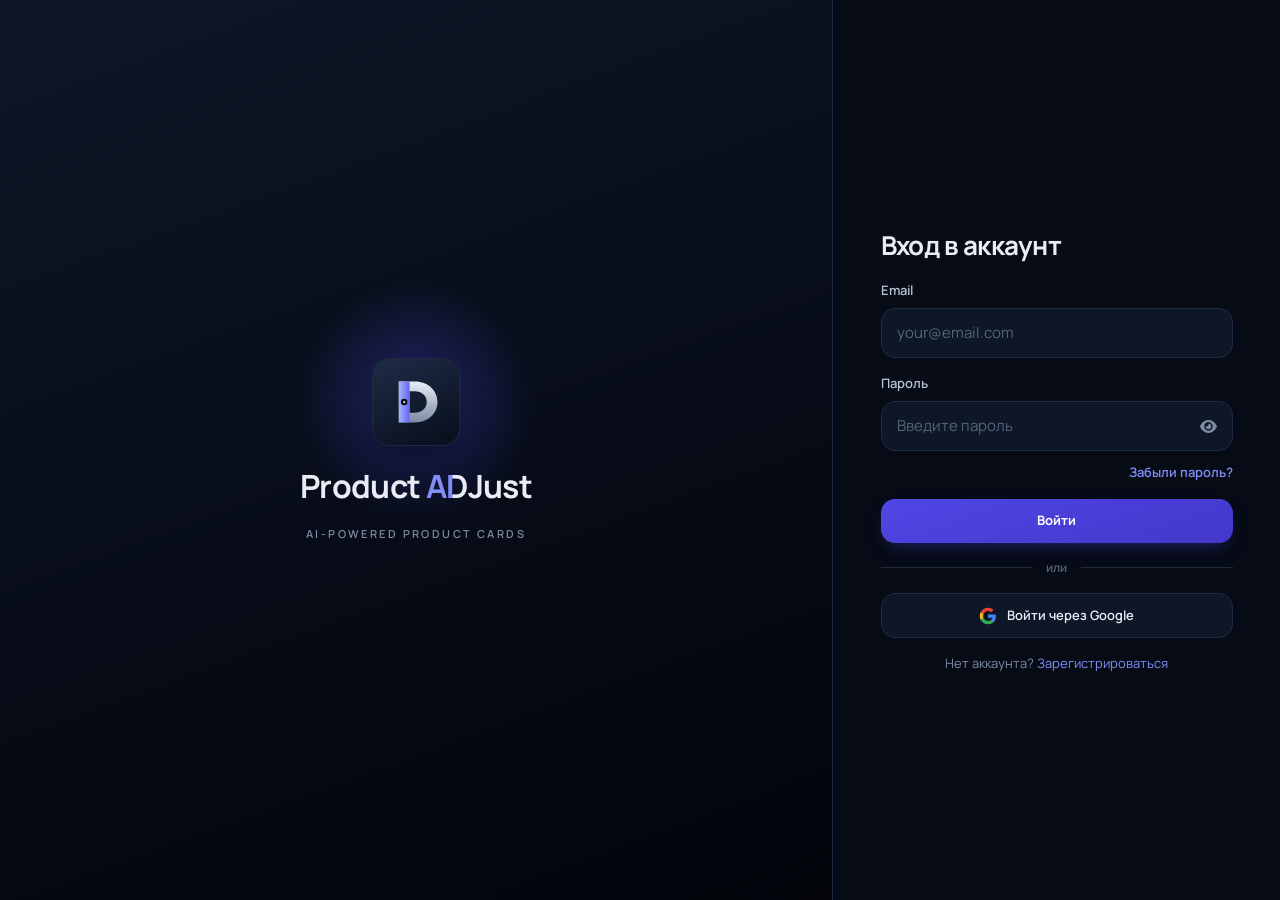
<file: index.html>
<!DOCTYPE html>
<html lang="ru">
<head>
  <meta charset="UTF-8">
  <meta name="viewport" content="width=device-width, initial-scale=1.0, maximum-scale=1.0, user-scalable=no">
  <meta name="theme-color" content="#060B16">
  <meta name="description" content="Product ADJust — вход в аккаунт. ИИ-генерация карточек товаров для продавцов Беларуси.">
  <title>Авторизация — Product ADJust</title>

  <link rel="icon" type="image/svg+xml" href="assets/icon.svg">
  <link rel="preconnect" href="https://fonts.googleapis.com">
  <link rel="preconnect" href="https://fonts.gstatic.com" crossorigin>
  <link href="https://fonts.googleapis.com/css2?family=Manrope:wght@500;600;700&display=swap" rel="stylesheet">
  <link rel="stylesheet" href="https://cdnjs.cloudflare.com/ajax/libs/font-awesome/6.5.2/css/all.min.css">
  <link rel="stylesheet" href="css/normalize.min.css">
  <link rel="stylesheet" href="css/style.min.css">
</head>
<body>

  <main class="auth">

    <!-- Бренд-панель (только планшет/десктоп) -->
    <aside class="auth__aside">
      <div class="auth__logo">
        <div class="auth__logo-icon">
          <svg viewBox="0 0 160 160" role="img" aria-label="Product ADJust">
            <defs>
              <linearGradient id="ab-bg" x1="0.1" y1="0" x2="0.6" y2="1">
                <stop offset="0%" stop-color="#1E2B45"/><stop offset="100%" stop-color="#0A1220"/>
              </linearGradient>
              <linearGradient id="ab-body" x1="0" y1="0" x2="0" y2="1">
                <stop offset="0%" stop-color="#E8EDF5"/><stop offset="100%" stop-color="#7C8AA3"/>
              </linearGradient>
              <linearGradient id="ab-stem" x1="0" y1="0" x2="1" y2="0">
                <stop offset="0%" stop-color="#A5B4FC"/><stop offset="100%" stop-color="#6366F1"/>
              </linearGradient>
            </defs>
            <rect width="160" height="160" rx="32" fill="url(#ab-bg)"/>
            <g transform="translate(30,30)">
              <path d="M18 12 L48 12 C74 12 90 30 90 50 C90 70 74 88 48 88 L18 88 Z M38 30 L48 30 C60 30 70 38 70 50 C70 62 60 70 48 70 L38 70 Z"
                    fill="url(#ab-body)" fill-rule="evenodd"/>
              <rect x="18" y="12" width="20" height="76" fill="url(#ab-stem)"/>
              <circle cx="28" cy="50" r="6" fill="#02040A"/>
              <circle cx="28" cy="50" r="2.5" fill="#A5B4FC"/>
            </g>
          </svg>
        </div>
        <div class="auth__name"><span>Product </span><span class="a">A</span><span class="d">D</span><span>Just</span></div>
        <div class="auth__tagline">AI-powered product cards</div>
      </div>
    </aside>

    <!-- Форма входа -->
    <section class="auth__panel">

      <!-- Логотип для мобильных -->
      <div class="auth__logo">
        <div class="auth__logo-icon">
          <svg viewBox="0 0 160 160" role="img" aria-label="Product ADJust">
            <defs>
              <linearGradient id="am-bg" x1="0.1" y1="0" x2="0.6" y2="1">
                <stop offset="0%" stop-color="#1E2B45"/><stop offset="100%" stop-color="#0A1220"/>
              </linearGradient>
              <linearGradient id="am-body" x1="0" y1="0" x2="0" y2="1">
                <stop offset="0%" stop-color="#E8EDF5"/><stop offset="100%" stop-color="#7C8AA3"/>
              </linearGradient>
              <linearGradient id="am-stem" x1="0" y1="0" x2="1" y2="0">
                <stop offset="0%" stop-color="#A5B4FC"/><stop offset="100%" stop-color="#6366F1"/>
              </linearGradient>
            </defs>
            <rect width="160" height="160" rx="32" fill="url(#am-bg)"/>
            <g transform="translate(30,30)">
              <path d="M18 12 L48 12 C74 12 90 30 90 50 C90 70 74 88 48 88 L18 88 Z M38 30 L48 30 C60 30 70 38 70 50 C70 62 60 70 48 70 L38 70 Z"
                    fill="url(#am-body)" fill-rule="evenodd"/>
              <rect x="18" y="12" width="20" height="76" fill="url(#am-stem)"/>
              <circle cx="28" cy="50" r="6" fill="#02040A"/>
              <circle cx="28" cy="50" r="2.5" fill="#A5B4FC"/>
            </g>
          </svg>
        </div>
        <div class="auth__name"><span>Product </span><span class="a">A</span><span class="d">D</span><span>Just</span></div>
        <div class="auth__tagline">AI-powered product cards</div>
      </div>

      <form class="auth__form" data-auth-form novalidate>
        <h1 class="hero__title">Вход в аккаунт</h1>

        <div class="field">
          <label class="field__label" for="email">Email</label>
          <input class="input" id="email" name="email" type="email" inputmode="email"
                 autocomplete="email" placeholder="your@email.com" required>
        </div>

        <div class="field">
          <label class="field__label" for="password">Пароль</label>
          <div class="input-wrap">
            <input class="input" id="password" name="password" type="password"
                   autocomplete="current-password" placeholder="Введите пароль" required>
            <button class="input-wrap__btn" type="button" data-toggle-password="password"
                    aria-label="Показать пароль" aria-pressed="false">
              <i class="fa-solid fa-eye" data-eye-on aria-hidden="true"></i>
              <i class="fa-solid fa-eye-slash" data-eye-off hidden aria-hidden="true"></i>
            </button>
          </div>
        </div>

        <a class="auth__forgot" href="#">Забыли пароль?</a>

        <a class="btn btn--primary btn--block" href="home.html">Войти</a>

        <div class="auth__divider">или</div>

        <button class="auth__alt" type="button">
          <svg viewBox="0 0 24 24" aria-hidden="true" style="width:1.125rem;height:1.125rem;">
            <path d="M22.56 12.25c0-.78-.07-1.53-.2-2.25H12v4.26h5.92a5.06 5.06 0 0 1-2.2 3.32v2.77h3.57c2.08-1.92 3.28-4.74 3.28-8.1z" fill="#4285F4"/>
            <path d="M12 23c2.97 0 5.46-.98 7.28-2.66l-3.57-2.77c-.98.66-2.23 1.06-3.71 1.06-2.86 0-5.29-1.93-6.16-4.53H2.18v2.84C3.99 20.53 7.7 23 12 23z" fill="#34A853"/>
            <path d="M5.84 14.09c-.22-.66-.35-1.36-.35-2.09s.13-1.43.35-2.09V7.07H2.18C1.43 8.55 1 10.22 1 12s.43 3.45 1.18 4.93l2.85-2.22.81-.62z" fill="#FBBC05"/>
            <path d="M12 5.38c1.62 0 3.06.56 4.21 1.64l3.15-3.15C17.45 2.09 14.97 1 12 1 7.7 1 3.99 3.47 2.18 7.07l3.66 2.84c.87-2.6 3.3-4.53 6.16-4.53z" fill="#EA4335"/>
          </svg>
          Войти через Google
        </button>

        <p class="auth__footer">Нет аккаунта? <a href="#">Зарегистрироваться</a></p>
      </form>

    </section>

  </main>

  <script src="js/app.min.js" defer></script>
</body>
</html>
</file>
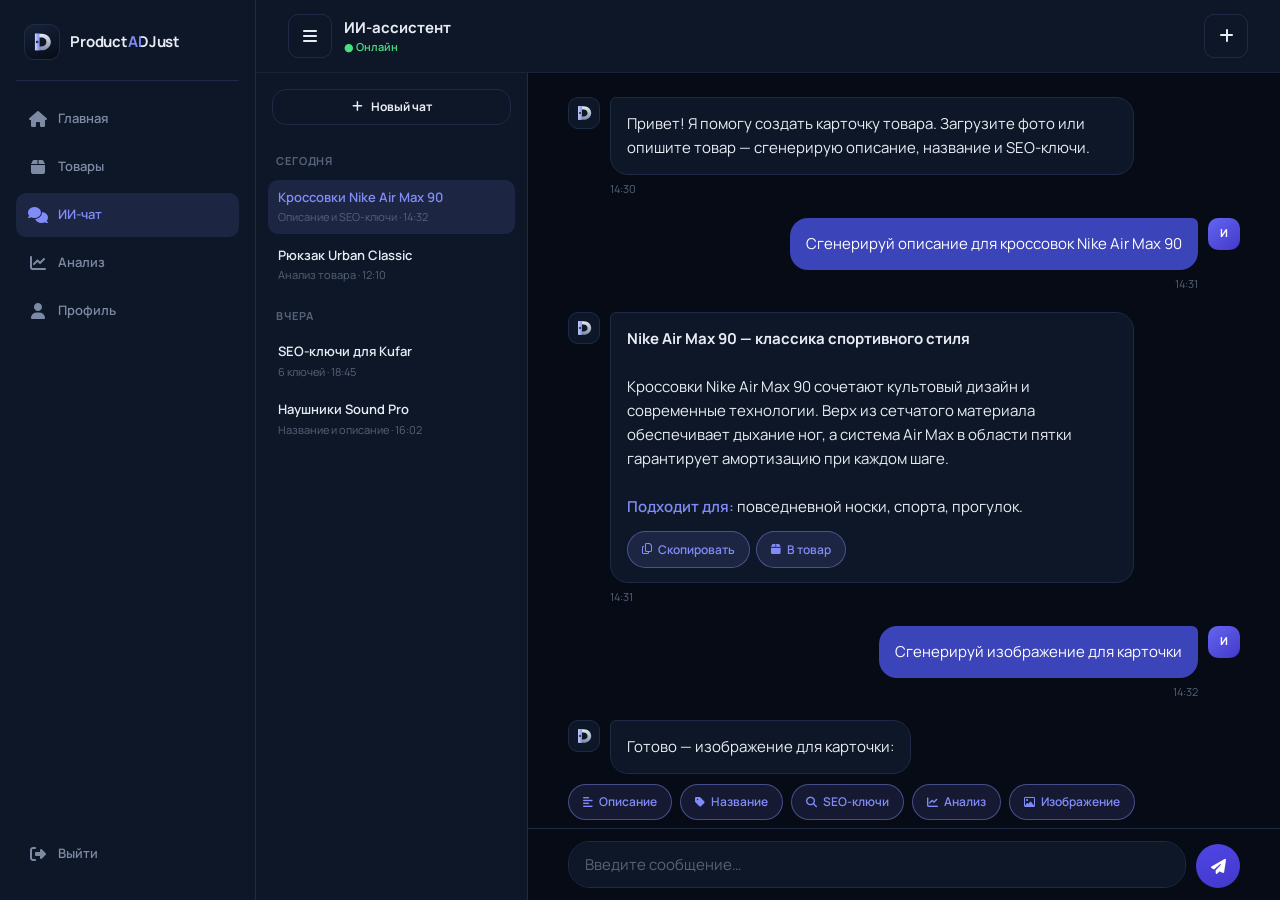
<file: chat.html>
<!DOCTYPE html>
<html lang="ru">
<head>
  <meta charset="UTF-8">
  <meta name="viewport" content="width=device-width, initial-scale=1.0, maximum-scale=1.0, user-scalable=no">
  <meta name="theme-color" content="#060B16">
  <meta name="description" content="Product ADJust — чат с ИИ-ассистентом. Генерация карточек товаров.">
  <title>ИИ-чат — Product ADJust</title>

  <link rel="icon" type="image/svg+xml" href="assets/icon.svg">
  <link rel="preconnect" href="https://fonts.googleapis.com">
  <link rel="preconnect" href="https://fonts.gstatic.com" crossorigin>
  <link href="https://fonts.googleapis.com/css2?family=Manrope:wght@500;600;700&display=swap" rel="stylesheet">
  <link rel="stylesheet" href="https://cdnjs.cloudflare.com/ajax/libs/font-awesome/6.5.2/css/all.min.css">
  <link rel="stylesheet" href="css/normalize.min.css">
  <link rel="stylesheet" href="css/style.min.css">
</head>
<body>

  <div class="app">

    <!-- Боковая навигация (планшет/десктоп) -->
    <aside class="sidebar">
      <div class="sidebar__brand">
        <span class="brand__icon">
          <svg viewBox="0 0 100 100" aria-hidden="true">
            <defs>
              <linearGradient id="gi-c-body" x1="0" y1="0" x2="0" y2="1">
                <stop offset="0%" stop-color="#E8EDF5"/><stop offset="100%" stop-color="#7C8AA3"/>
              </linearGradient>
              <linearGradient id="gi-c-stem" x1="0" y1="0" x2="1" y2="0">
                <stop offset="0%" stop-color="#C7D2FE"/><stop offset="100%" stop-color="#818CF8"/>
              </linearGradient>
            </defs>
            <path d="M18 12 L48 12 C74 12 90 30 90 50 C90 70 74 88 48 88 L18 88 Z M38 30 L48 30 C60 30 70 38 70 50 C70 62 60 70 48 70 L38 70 Z"
                  fill="url(#gi-c-body)" fill-rule="evenodd"/>
            <rect x="18" y="12" width="20" height="76" fill="url(#gi-c-stem)"/>
            <circle cx="28" cy="50" r="6" fill="#060B16"/>
            <circle cx="28" cy="50" r="2.5" fill="#C7D2FE"/>
          </svg>
        </span>
        <span class="brand__text"><span>Product </span><span class="a">A</span><span class="d">D</span><span>Just</span></span>
      </div>

      <nav class="sidebar__nav" aria-label="Основная навигация">
        <a class="sidebar__link" href="home.html">
          <i class="fa-solid fa-house" aria-hidden="true"></i>
          Главная
        </a>
        <a class="sidebar__link" href="product.html">
          <i class="fa-solid fa-box" aria-hidden="true"></i>
          Товары
        </a>
        <a class="sidebar__link" href="chat.html" aria-current="page">
          <i class="fa-solid fa-comments" aria-hidden="true"></i>
          ИИ-чат
        </a>
        <a class="sidebar__link" href="#">
          <i class="fa-solid fa-chart-line" aria-hidden="true"></i>
          Анализ
        </a>
        <a class="sidebar__link" href="#">
          <i class="fa-solid fa-user" aria-hidden="true"></i>
          Профиль
        </a>
      </nav>

      <div class="sidebar__spacer"></div>

      <a class="sidebar__link" href="index.html">
        <i class="fa-solid fa-right-from-bracket" aria-hidden="true"></i>
        Выйти
      </a>
    </aside>

    <div class="app__col">

      <header class="appbar">
        <button class="icon-btn only-desktop" type="button" data-nav-toggle
                aria-label="Скрыть меню" aria-expanded="true">
          <i class="fa-solid fa-bars" aria-hidden="true"></i>
        </button>

        <!-- Мобильные: назад + история чатов -->
        <a class="icon-btn only-mobile" href="home.html" aria-label="Назад">
          <i class="fa-solid fa-arrow-left" aria-hidden="true"></i>
        </a>
        <button class="icon-btn only-mobile" type="button" data-history-toggle aria-label="История чатов">
          <i class="fa-solid fa-clock-rotate-left" aria-hidden="true"></i>
        </button>

        <div class="appbar__title">
          <div>ИИ-ассистент</div>
          <div class="chat__online">● Онлайн</div>
        </div>

        <button class="icon-btn" type="button" aria-label="Новый чат">
          <i class="fa-solid fa-plus" aria-hidden="true"></i>
        </button>
      </header>

      <!-- История чатов: панель (десктоп) / drawer (мобайл) -->
      <div class="chat-layout">

        <aside class="chat-history" aria-label="История чатов">
          <div class="chat-history__top">
            <button class="btn btn--soft btn--block btn--sm" type="button">
              <i class="fa-solid fa-plus" aria-hidden="true"></i>
              Новый чат
            </button>
          </div>
          <nav class="chat-history__list" aria-label="Диалоги">
            <div class="chat-history__group">Сегодня</div>
            <a class="chat-history__item is-active" href="#" aria-current="true">
              <span class="chat-history__title">Кроссовки Nike Air Max 90</span>
              <span class="chat-history__meta">Описание и SEO-ключи · 14:32</span>
            </a>
            <a class="chat-history__item" href="#">
              <span class="chat-history__title">Рюкзак Urban Classic</span>
              <span class="chat-history__meta">Анализ товара · 12:10</span>
            </a>

            <div class="chat-history__group">Вчера</div>
            <a class="chat-history__item" href="#">
              <span class="chat-history__title">SEO-ключи для Kufar</span>
              <span class="chat-history__meta">6 ключей · 18:45</span>
            </a>
            <a class="chat-history__item" href="#">
              <span class="chat-history__title">Наушники Sound Pro</span>
              <span class="chat-history__meta">Название и описание · 16:02</span>
            </a>
          </nav>
        </aside>

        <div class="chat-main">

          <main class="chat__body" data-chat-scroll>
            <section class="chat__thread" data-chat-body aria-label="История сообщений" aria-live="polite">

              <div class="msg msg--ai">
                <div class="msg__avatar">
                  <svg viewBox="0 0 100 100" aria-hidden="true">
                    <defs>
                      <linearGradient id="gm-1-body" x1="0" y1="0" x2="0" y2="1">
                        <stop offset="0%" stop-color="#E8EDF5"/><stop offset="100%" stop-color="#7C8AA3"/>
                      </linearGradient>
                      <linearGradient id="gm-1-stem" x1="0" y1="0" x2="1" y2="0">
                        <stop offset="0%" stop-color="#C7D2FE"/><stop offset="100%" stop-color="#818CF8"/>
                      </linearGradient>
                    </defs>
                    <path d="M18 12 L48 12 C74 12 90 30 90 50 C90 70 74 88 48 88 L18 88 Z M38 30 L48 30 C60 30 70 38 70 50 C70 62 60 70 48 70 L38 70 Z"
                          fill="url(#gm-1-body)" fill-rule="evenodd"/>
                    <rect x="18" y="12" width="20" height="76" fill="url(#gm-1-stem)"/>
                    <circle cx="28" cy="50" r="6" fill="#060B16"/>
                    <circle cx="28" cy="50" r="2.5" fill="#C7D2FE"/>
                  </svg>
                </div>
                <div class="msg__content">
                  <div class="msg__bubble">Привет! Я помогу создать карточку товара. Загрузите фото или опишите товар — сгенерирую описание, название и SEO-ключи.</div>
                  <div class="msg__time">14:30</div>
                </div>
              </div>

              <div class="msg msg--user">
                <div class="msg__avatar">И</div>
                <div class="msg__content">
                  <div class="msg__bubble">Сгенерируй описание для кроссовок Nike Air Max 90</div>
                  <div class="msg__time">14:31</div>
                </div>
              </div>

              <div class="msg msg--ai">
                <div class="msg__avatar">
                  <svg viewBox="0 0 100 100" aria-hidden="true">
                    <defs>
                      <linearGradient id="gm-2-body" x1="0" y1="0" x2="0" y2="1">
                        <stop offset="0%" stop-color="#E8EDF5"/><stop offset="100%" stop-color="#7C8AA3"/>
                      </linearGradient>
                      <linearGradient id="gm-2-stem" x1="0" y1="0" x2="1" y2="0">
                        <stop offset="0%" stop-color="#C7D2FE"/><stop offset="100%" stop-color="#818CF8"/>
                      </linearGradient>
                    </defs>
                    <path d="M18 12 L48 12 C74 12 90 30 90 50 C90 70 74 88 48 88 L18 88 Z M38 30 L48 30 C60 30 70 38 70 50 C70 62 60 70 48 70 L38 70 Z"
                          fill="url(#gm-2-body)" fill-rule="evenodd"/>
                    <rect x="18" y="12" width="20" height="76" fill="url(#gm-2-stem)"/>
                    <circle cx="28" cy="50" r="6" fill="#060B16"/>
                    <circle cx="28" cy="50" r="2.5" fill="#C7D2FE"/>
                  </svg>
                </div>
                <div class="msg__content">
                  <div class="msg__bubble">
                    <strong>Nike Air Max 90 — классика спортивного стиля</strong><br><br>
                    Кроссовки Nike Air Max 90 сочетают культовый дизайн и современные технологии. Верх из сетчатого материала обеспечивает дыхание ног, а система Air Max в области пятки гарантирует амортизацию при каждом шаге.<br><br>
                    <span class="text-accent" style="font-weight:600;">Подходит для:</span> повседневной носки, спорта, прогулок.
                    <div class="msg__quick">
                      <button class="chip" type="button"><i class="fa-regular fa-copy" aria-hidden="true"></i> Скопировать</button>
                      <button class="chip" type="button"><i class="fa-solid fa-box" aria-hidden="true"></i> В товар</button>
                    </div>
                  </div>
                  <div class="msg__time">14:31</div>
                </div>
              </div>

              <div class="msg msg--user">
                <div class="msg__avatar">И</div>
                <div class="msg__content">
                  <div class="msg__bubble">Сгенерируй изображение для карточки</div>
                  <div class="msg__time">14:32</div>
                </div>
              </div>

              <div class="msg msg--ai">
                <div class="msg__avatar">
                  <svg viewBox="0 0 100 100" aria-hidden="true">
                    <defs>
                      <linearGradient id="gm-3-body" x1="0" y1="0" x2="0" y2="1">
                        <stop offset="0%" stop-color="#E8EDF5"/><stop offset="100%" stop-color="#7C8AA3"/>
                      </linearGradient>
                      <linearGradient id="gm-3-stem" x1="0" y1="0" x2="1" y2="0">
                        <stop offset="0%" stop-color="#C7D2FE"/><stop offset="100%" stop-color="#818CF8"/>
                      </linearGradient>
                    </defs>
                    <path d="M18 12 L48 12 C74 12 90 30 90 50 C90 70 74 88 48 88 L18 88 Z M38 30 L48 30 C60 30 70 38 70 50 C70 62 60 70 48 70 L38 70 Z"
                          fill="url(#gm-3-body)" fill-rule="evenodd"/>
                    <rect x="18" y="12" width="20" height="76" fill="url(#gm-3-stem)"/>
                    <circle cx="28" cy="50" r="6" fill="#060B16"/>
                    <circle cx="28" cy="50" r="2.5" fill="#C7D2FE"/>
                  </svg>
                </div>
                <div class="msg__content">
                  <div class="msg__bubble">Готово — изображение для карточки:</div>
                  <div class="msg__image">
                    <div class="media-placeholder"><i class="fa-regular fa-image" aria-hidden="true"></i></div>
                  </div>
                  <div class="msg__time">14:32</div>
                </div>
              </div>

              <div class="msg msg--user">
                <div class="msg__avatar">И</div>
                <div class="msg__content">
                  <div class="msg__bubble">Добавь SEO-ключи для Kufar</div>
                  <div class="msg__time">14:33</div>
                </div>
              </div>

              <div class="msg msg--ai">
                <div class="msg__avatar">
                  <svg viewBox="0 0 100 100" aria-hidden="true">
                    <defs>
                      <linearGradient id="gm-4-body" x1="0" y1="0" x2="0" y2="1">
                        <stop offset="0%" stop-color="#E8EDF5"/><stop offset="100%" stop-color="#7C8AA3"/>
                      </linearGradient>
                      <linearGradient id="gm-4-stem" x1="0" y1="0" x2="1" y2="0">
                        <stop offset="0%" stop-color="#C7D2FE"/><stop offset="100%" stop-color="#818CF8"/>
                      </linearGradient>
                    </defs>
                    <path d="M18 12 L48 12 C74 12 90 30 90 50 C90 70 74 88 48 88 L18 88 Z M38 30 L48 30 C60 30 70 38 70 50 C70 62 60 70 48 70 L38 70 Z"
                          fill="url(#gm-4-body)" fill-rule="evenodd"/>
                    <rect x="18" y="12" width="20" height="76" fill="url(#gm-4-stem)"/>
                    <circle cx="28" cy="50" r="6" fill="#060B16"/>
                    <circle cx="28" cy="50" r="2.5" fill="#C7D2FE"/>
                  </svg>
                </div>
                <div class="msg__content">
                  <div class="msg__bubble">
                    <strong>SEO-ключи для Kufar:</strong><br><br>
                    nike air max 90, кроссовки nike air max, nike air max 90 купить, кроссовки для бега nike, спортивная обувь nike, air max 90 классика
                    <div class="msg__quick">
                      <button class="chip" type="button"><i class="fa-regular fa-copy" aria-hidden="true"></i> Скопировать</button>
                      <button class="chip" type="button"><i class="fa-solid fa-box" aria-hidden="true"></i> В товар</button>
                    </div>
                  </div>
                  <div class="msg__time">14:33</div>
                </div>
              </div>

            </section>
          </main>

          <!-- Чипы-подсказки -->
          <div class="chat__prompts" aria-label="Быстрые подсказки">
            <button class="chip" type="button" data-prompt="Сгенерируй описание товара"><i class="fa-solid fa-align-left" aria-hidden="true"></i> Описание</button>
            <button class="chip" type="button" data-prompt="Сгенерируй название товара"><i class="fa-solid fa-tag" aria-hidden="true"></i> Название</button>
            <button class="chip" type="button" data-prompt="Добавь SEO-ключи для Kufar"><i class="fa-solid fa-magnifying-glass" aria-hidden="true"></i> SEO-ключи</button>
            <button class="chip" type="button" data-prompt="Сделай анализ актуальности товара"><i class="fa-solid fa-chart-line" aria-hidden="true"></i> Анализ</button>
            <button class="chip" type="button" data-prompt="Сгенерируй изображение для карточки"><i class="fa-regular fa-image" aria-hidden="true"></i> Изображение</button>
          </div>

          <!-- Поле ввода -->
          <form class="chat__composer" data-chat-form>
            <label class="sr-only" for="chatMessage">Сообщение</label>
            <textarea class="chat__field" id="chatMessage" data-chat-field rows="1"
                      placeholder="Введите сообщение…"></textarea>
            <button class="chat__send" type="submit" aria-label="Отправить">
              <i class="fa-solid fa-paper-plane" aria-hidden="true"></i>
            </button>
          </form>

        </div>
      </div>

      <!-- Затемнение drawer -->
      <div class="chat-backdrop" data-history-backdrop aria-hidden="true"></div>

      <!-- Нижняя навигация (мобильные) -->
      <footer class="tabbar" aria-label="Основная навигация">
        <a class="tab" href="home.html">
          <i class="fa-solid fa-house" aria-hidden="true"></i>
          <span>Главная</span>
        </a>
        <a class="tab" href="product.html">
          <i class="fa-solid fa-box" aria-hidden="true"></i>
          <span>Товары</span>
        </a>
        <a class="tab" href="chat.html" aria-current="page">
          <i class="fa-solid fa-comments" aria-hidden="true"></i>
          <span>ИИ-чат</span>
        </a>
        <a class="tab" href="#">
          <i class="fa-solid fa-user" aria-hidden="true"></i>
          <span>Профиль</span>
        </a>
      </footer>

    </div>
  </div>

  <script src="js/app.min.js" defer></script>
</body>
</html>
</file>
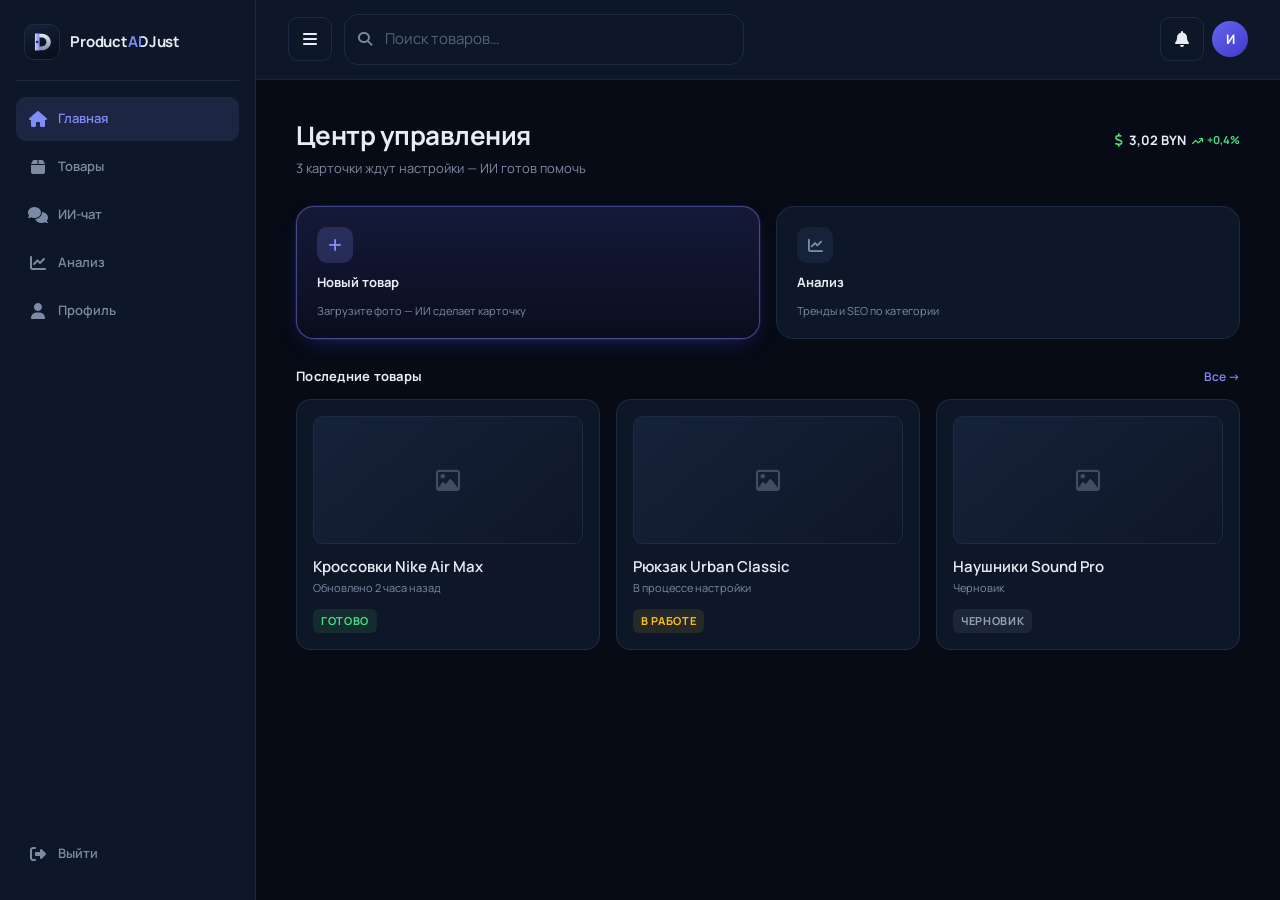
<file: home.html>
<!DOCTYPE html>
<html lang="ru">
<head>
  <meta charset="UTF-8">
  <meta name="viewport" content="width=device-width, initial-scale=1.0, maximum-scale=1.0, user-scalable=no">
  <meta name="theme-color" content="#060B16">
  <meta name="description" content="Product ADJust — центр управления карточками товаров.">
  <title>Главная — Product ADJust</title>

  <link rel="icon" type="image/svg+xml" href="assets/icon.svg">
  <link rel="preconnect" href="https://fonts.googleapis.com">
  <link rel="preconnect" href="https://fonts.gstatic.com" crossorigin>
  <link href="https://fonts.googleapis.com/css2?family=Manrope:wght@500;600;700&display=swap" rel="stylesheet">
  <link rel="stylesheet" href="https://cdnjs.cloudflare.com/ajax/libs/font-awesome/6.5.2/css/all.min.css">
  <link rel="stylesheet" href="css/normalize.min.css">
  <link rel="stylesheet" href="css/style.min.css">
</head>
<body>

  <div class="app">

    <!-- Боковая навигация (планшет/десктоп, скрывается по кнопке) -->
    <aside class="sidebar">
      <div class="sidebar__brand">
        <span class="brand__icon">
          <svg viewBox="0 0 100 100" aria-hidden="true">
            <defs>
              <linearGradient id="gi-s-body" x1="0" y1="0" x2="0" y2="1">
                <stop offset="0%" stop-color="#E8EDF5"/><stop offset="100%" stop-color="#7C8AA3"/>
              </linearGradient>
              <linearGradient id="gi-s-stem" x1="0" y1="0" x2="1" y2="0">
                <stop offset="0%" stop-color="#C7D2FE"/><stop offset="100%" stop-color="#818CF8"/>
              </linearGradient>
            </defs>
            <path d="M18 12 L48 12 C74 12 90 30 90 50 C90 70 74 88 48 88 L18 88 Z M38 30 L48 30 C60 30 70 38 70 50 C70 62 60 70 48 70 L38 70 Z"
                  fill="url(#gi-s-body)" fill-rule="evenodd"/>
            <rect x="18" y="12" width="20" height="76" fill="url(#gi-s-stem)"/>
            <circle cx="28" cy="50" r="6" fill="#060B16"/>
            <circle cx="28" cy="50" r="2.5" fill="#C7D2FE"/>
          </svg>
        </span>
        <span class="brand__text"><span>Product </span><span class="a">A</span><span class="d">D</span><span>Just</span></span>
      </div>

      <nav class="sidebar__nav" aria-label="Основная навигация">
        <a class="sidebar__link" href="home.html" aria-current="page">
          <i class="fa-solid fa-house" aria-hidden="true"></i>
          Главная
        </a>
        <a class="sidebar__link" href="product.html">
          <i class="fa-solid fa-box" aria-hidden="true"></i>
          Товары
        </a>
        <a class="sidebar__link" href="chat.html">
          <i class="fa-solid fa-comments" aria-hidden="true"></i>
          ИИ-чат
        </a>
        <a class="sidebar__link" href="#">
          <i class="fa-solid fa-chart-line" aria-hidden="true"></i>
          Анализ
        </a>
        <a class="sidebar__link" href="#">
          <i class="fa-solid fa-user" aria-hidden="true"></i>
          Профиль
        </a>
      </nav>

      <div class="sidebar__spacer"></div>

      <a class="sidebar__link" href="index.html">
        <i class="fa-solid fa-right-from-bracket" aria-hidden="true"></i>
        Выйти
      </a>
    </aside>

    <div class="app__col">

      <!-- Верхняя панель -->
      <header class="appbar">
        <button class="icon-btn only-desktop" type="button" data-nav-toggle
                aria-label="Скрыть меню" aria-expanded="true">
          <i class="fa-solid fa-bars" aria-hidden="true"></i>
        </button>

        <a class="brand appbar__brand" href="home.html" aria-label="Product ADJust — на главную">
          <span class="brand__icon">
            <svg viewBox="0 0 100 100" aria-hidden="true">
              <defs>
                <linearGradient id="gi-a-body" x1="0" y1="0" x2="0" y2="1">
                  <stop offset="0%" stop-color="#E8EDF5"/><stop offset="100%" stop-color="#7C8AA3"/>
                </linearGradient>
                <linearGradient id="gi-a-stem" x1="0" y1="0" x2="1" y2="0">
                  <stop offset="0%" stop-color="#C7D2FE"/><stop offset="100%" stop-color="#818CF8"/>
                </linearGradient>
              </defs>
              <path d="M18 12 L48 12 C74 12 90 30 90 50 C90 70 74 88 48 88 L18 88 Z M38 30 L48 30 C60 30 70 38 70 50 C70 62 60 70 48 70 L38 70 Z"
                    fill="url(#gi-a-body)" fill-rule="evenodd"/>
              <rect x="18" y="12" width="20" height="76" fill="url(#gi-a-stem)"/>
              <circle cx="28" cy="50" r="6" fill="#060B16"/>
              <circle cx="28" cy="50" r="2.5" fill="#C7D2FE"/>
            </svg>
          </span>
          <span class="brand__text"><span>Product </span><span class="a">A</span><span class="d">D</span><span>Just</span></span>
        </a>

        <div class="search appbar__search">
          <i class="fa-solid fa-magnifying-glass" aria-hidden="true"></i>
          <input class="input" type="search" placeholder="Поиск товаров…" aria-label="Поиск товаров">
        </div>

        <div class="appbar__actions">
          <button class="icon-btn appbar__notif" type="button" aria-label="Уведомления">
            <i class="fa-solid fa-bell" aria-hidden="true"></i>
          </button>
          <span class="avatar" aria-label="Профиль Ивана">И</span>
        </div>
      </header>

      <!-- Контент -->
      <main class="main">

        <section class="hero" aria-label="Рабочая область">
          <div class="hero__head">
            <h1 class="hero__title">Центр управления</h1>
            <div class="rate" aria-label="Курс доллара к белорусскому рублю">
              <i class="fa-solid fa-dollar-sign rate__icon" aria-hidden="true"></i>
              <span class="rate__value">3,02 BYN</span>
              <span class="rate__delta"><i class="fa-solid fa-arrow-trend-up" aria-hidden="true"></i> +0,4%</span>
            </div>
          </div>
          <p class="hero__sub">3 карточки ждут настройки — ИИ готов помочь</p>
        </section>

        <section class="quick" aria-label="Быстрые действия">
          <button class="quick__card quick__card--accent" type="button">
            <span class="quick__icon"><i class="fa-solid fa-plus" aria-hidden="true"></i></span>
            <span class="quick__title">Новый товар</span>
            <span class="quick__sub">Загрузите фото — ИИ сделает карточку</span>
          </button>
          <button class="quick__card" type="button">
            <span class="quick__icon"><i class="fa-solid fa-chart-line" aria-hidden="true"></i></span>
            <span class="quick__title">Анализ</span>
            <span class="quick__sub">Тренды и SEO по категории</span>
          </button>
        </section>

        <section aria-labelledby="recentTitle">
          <div class="section-head" style="margin-bottom:.75rem;">
            <h2 class="section-head__title" id="recentTitle">Последние товары</h2>
            <a class="section-head__link" href="product.html">Все →</a>
          </div>

          <ul class="product-list">
            <li class="product">
              <div class="product__thumb">
                <div class="media-placeholder"><i class="fa-regular fa-image" aria-hidden="true"></i></div>
              </div>
              <div class="product__info">
                <div class="product__name">Кроссовки Nike Air Max</div>
                <div class="product__meta">Обновлено 2 часа назад</div>
              </div>
              <span class="badge badge--success">Готово</span>
            </li>
            <li class="product">
              <div class="product__thumb">
                <div class="media-placeholder"><i class="fa-regular fa-image" aria-hidden="true"></i></div>
              </div>
              <div class="product__info">
                <div class="product__name">Рюкзак Urban Classic</div>
                <div class="product__meta">В процессе настройки</div>
              </div>
              <span class="badge badge--warning">В работе</span>
            </li>
            <li class="product">
              <div class="product__thumb">
                <div class="media-placeholder"><i class="fa-regular fa-image" aria-hidden="true"></i></div>
              </div>
              <div class="product__info">
                <div class="product__name">Наушники Sound Pro</div>
                <div class="product__meta">Черновик</div>
              </div>
              <span class="badge badge--draft">Черновик</span>
            </li>
          </ul>
        </section>

      </main>

      <!-- Нижняя навигация (мобильные) -->
      <footer class="tabbar" aria-label="Основная навигация">
        <a class="tab" href="home.html" aria-current="page">
          <i class="fa-solid fa-house" aria-hidden="true"></i>
          <span>Главная</span>
        </a>
        <a class="tab" href="product.html">
          <i class="fa-solid fa-box" aria-hidden="true"></i>
          <span>Товары</span>
        </a>
        <a class="tab" href="chat.html">
          <i class="fa-solid fa-comments" aria-hidden="true"></i>
          <span>ИИ-чат</span>
        </a>
        <a class="tab" href="#">
          <i class="fa-solid fa-user" aria-hidden="true"></i>
          <span>Профиль</span>
        </a>
      </footer>

    </div>

    <!-- Плавающая кнопка (мобильные) -->
    <button class="fab" type="button" aria-label="Создать новый товар">
      <i class="fa-solid fa-plus" aria-hidden="true"></i>
    </button>

  </div>

  <script src="js/app.min.js" defer></script>
</body>
</html>
</file>
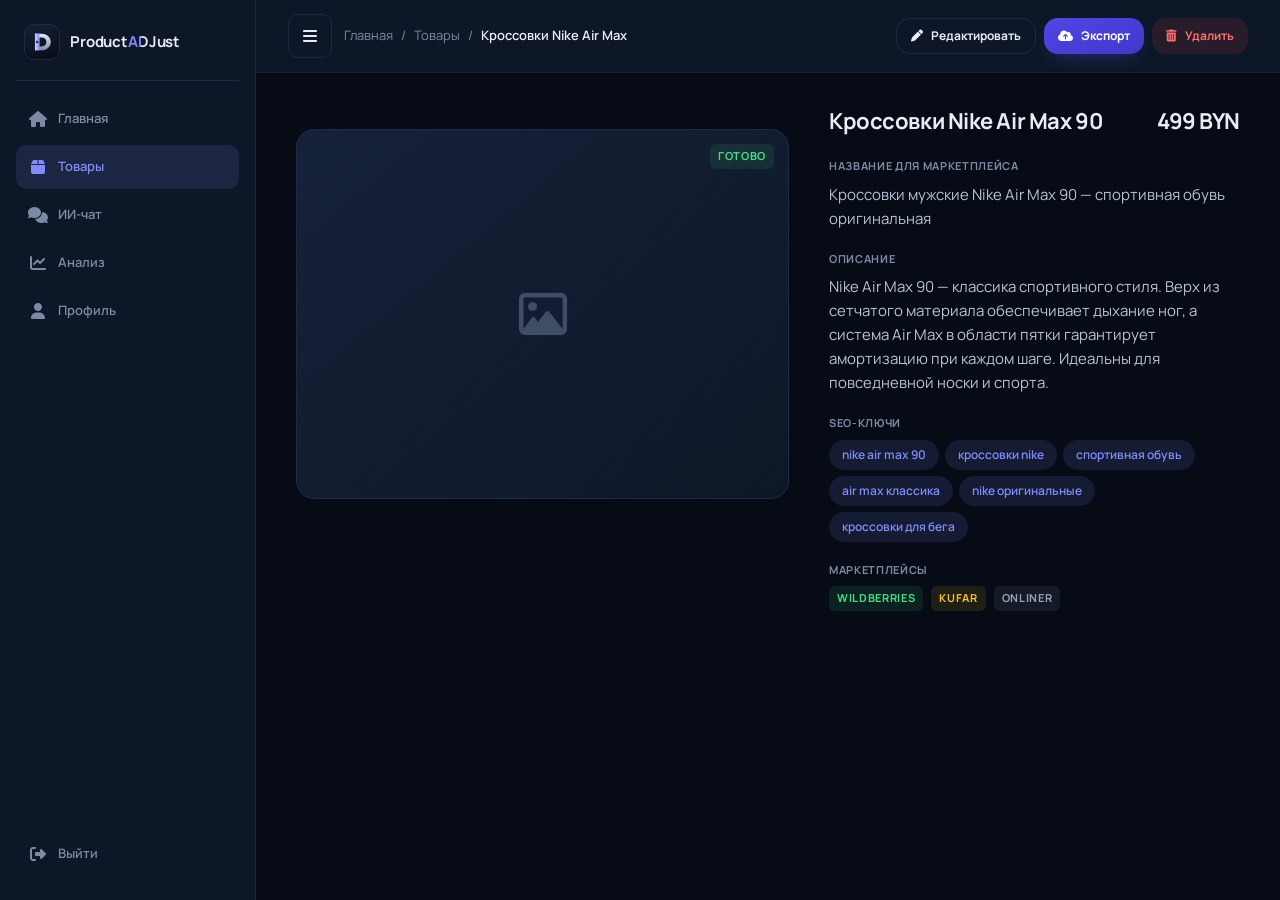
<file: product.html>
<!DOCTYPE html>
<html lang="ru">
<head>
  <meta charset="UTF-8">
  <meta name="viewport" content="width=device-width, initial-scale=1.0, maximum-scale=1.0, user-scalable=no">
  <meta name="theme-color" content="#060B16">
  <meta name="description" content="Product ADJust — детали и редактирование карточки товара.">
  <title>Детали товара — Product ADJust</title>

  <link rel="icon" type="image/svg+xml" href="assets/icon.svg">
  <link rel="preconnect" href="https://fonts.googleapis.com">
  <link rel="preconnect" href="https://fonts.gstatic.com" crossorigin>
  <link href="https://fonts.googleapis.com/css2?family=Manrope:wght@500;600;700&display=swap" rel="stylesheet">
  <link rel="stylesheet" href="https://cdnjs.cloudflare.com/ajax/libs/font-awesome/6.5.2/css/all.min.css">
  <link rel="stylesheet" href="css/normalize.min.css">
  <link rel="stylesheet" href="css/style.min.css">
</head>
<body>

  <div class="app">

    <!-- Боковая навигация (планшет/десктоп) -->
    <aside class="sidebar">
      <div class="sidebar__brand">
        <span class="brand__icon">
          <svg viewBox="0 0 100 100" aria-hidden="true">
            <defs>
              <linearGradient id="gi-p-body" x1="0" y1="0" x2="0" y2="1">
                <stop offset="0%" stop-color="#E8EDF5"/><stop offset="100%" stop-color="#7C8AA3"/>
              </linearGradient>
              <linearGradient id="gi-p-stem" x1="0" y1="0" x2="1" y2="0">
                <stop offset="0%" stop-color="#C7D2FE"/><stop offset="100%" stop-color="#818CF8"/>
              </linearGradient>
            </defs>
            <path d="M18 12 L48 12 C74 12 90 30 90 50 C90 70 74 88 48 88 L18 88 Z M38 30 L48 30 C60 30 70 38 70 50 C70 62 60 70 48 70 L38 70 Z"
                  fill="url(#gi-p-body)" fill-rule="evenodd"/>
            <rect x="18" y="12" width="20" height="76" fill="url(#gi-p-stem)"/>
            <circle cx="28" cy="50" r="6" fill="#060B16"/>
            <circle cx="28" cy="50" r="2.5" fill="#C7D2FE"/>
          </svg>
        </span>
        <span class="brand__text"><span>Product </span><span class="a">A</span><span class="d">D</span><span>Just</span></span>
      </div>

      <nav class="sidebar__nav" aria-label="Основная навигация">
        <a class="sidebar__link" href="home.html">
          <i class="fa-solid fa-house" aria-hidden="true"></i>
          Главная
        </a>
        <a class="sidebar__link" href="product.html" aria-current="page">
          <i class="fa-solid fa-box" aria-hidden="true"></i>
          Товары
        </a>
        <a class="sidebar__link" href="chat.html">
          <i class="fa-solid fa-comments" aria-hidden="true"></i>
          ИИ-чат
        </a>
        <a class="sidebar__link" href="#">
          <i class="fa-solid fa-chart-line" aria-hidden="true"></i>
          Анализ
        </a>
        <a class="sidebar__link" href="#">
          <i class="fa-solid fa-user" aria-hidden="true"></i>
          Профиль
        </a>
      </nav>

      <div class="sidebar__spacer"></div>

      <a class="sidebar__link" href="index.html">
        <i class="fa-solid fa-right-from-bracket" aria-hidden="true"></i>
        Выйти
      </a>
    </aside>

    <div class="app__col">

      <header class="appbar">
        <button class="icon-btn only-desktop" type="button" data-nav-toggle
                aria-label="Скрыть меню" aria-expanded="true">
          <i class="fa-solid fa-bars" aria-hidden="true"></i>
        </button>

        <!-- Мобильные: назад + заголовок + действия иконками -->
        <a class="icon-btn only-mobile" href="home.html" aria-label="Назад">
          <i class="fa-solid fa-arrow-left" aria-hidden="true"></i>
        </a>
        <h1 class="appbar__title only-mobile">Детали товара</h1>
        <div class="appbar__actions only-mobile">
          <button class="icon-btn" type="button" aria-label="Редактировать">
            <i class="fa-solid fa-pen" aria-hidden="true"></i>
          </button>
          <button class="icon-btn icon-btn--primary" type="button" aria-label="Опубликовать">
            <i class="fa-solid fa-paper-plane" aria-hidden="true"></i>
          </button>
        </div>

        <!-- Десктопные: крошки + действия -->
        <nav class="crumbs only-desktop" aria-label="Хлебные крошки">
          <a href="home.html">Главная</a>
          <span aria-hidden="true">/</span>
          <a href="product.html">Товары</a>
          <span aria-hidden="true">/</span>
          <span class="current">Кроссовки Nike Air Max</span>
        </nav>
        <div class="appbar__actions only-desktop">
          <button class="btn btn--outline btn--sm" type="button">
            <i class="fa-solid fa-pen" aria-hidden="true"></i>
            Редактировать
          </button>
          <button class="btn btn--primary btn--sm" type="button">
            <i class="fa-solid fa-cloud-arrow-up" aria-hidden="true"></i>
            Экспорт
          </button>
          <button class="btn btn--danger btn--sm" type="button">
            <i class="fa-solid fa-trash-can" aria-hidden="true"></i>
            Удалить
          </button>
        </div>
      </header>

      <main class="main">
        <div class="detail__grid">

          <!-- Фото товара: мобильные — во всю ширину, десктоп — крупное -->
          <div class="detail__media">
            <div class="detail__hero">
              <div class="media-placeholder"><i class="fa-regular fa-image" aria-hidden="true"></i></div>
              <span class="badge badge--success">Готово</span>
            </div>
          </div>

          <div class="detail__aside">
            <div class="detail__titlerow">
              <h2 class="detail__name">Кроссовки Nike Air Max 90</h2>
              <div class="detail__price">499 BYN</div>
            </div>

            <section class="stack stack--sm">
              <h3 class="section-label">Название для маркетплейса</h3>
              <p class="detail__text">Кроссовки мужские Nike Air Max 90 — спортивная обувь оригинальная</p>
            </section>

            <section class="stack stack--sm">
              <h3 class="section-label">Описание</h3>
              <p class="detail__text">Nike Air Max 90 — классика спортивного стиля. Верх из сетчатого материала обеспечивает дыхание ног, а система Air Max в области пятки гарантирует амортизацию при каждом шаге. Идеальны для повседневной носки и спорта.</p>
            </section>

            <section class="stack stack--sm">
              <h3 class="section-label">SEO-ключи</h3>
              <div class="tags">
                <span class="tag">nike air max 90</span>
                <span class="tag">кроссовки nike</span>
                <span class="tag">спортивная обувь</span>
                <span class="tag">air max классика</span>
                <span class="tag">nike оригинальные</span>
                <span class="tag">кроссовки для бега</span>
              </div>
            </section>

            <section class="stack stack--sm">
              <h3 class="section-label">Маркетплейсы</h3>
              <div class="row" style="gap:.5rem; flex-wrap:wrap;">
                <span class="badge badge--success">Wildberries</span>
                <span class="badge badge--warning">Kufar</span>
                <span class="badge badge--draft">Onliner</span>
              </div>
            </section>
          </div>

        </div>
      </main>

      <!-- Нижняя навигация (мобильные) -->
      <footer class="tabbar" aria-label="Основная навигация">
        <a class="tab" href="home.html">
          <i class="fa-solid fa-house" aria-hidden="true"></i>
          <span>Главная</span>
        </a>
        <a class="tab" href="product.html" aria-current="page">
          <i class="fa-solid fa-box" aria-hidden="true"></i>
          <span>Товары</span>
        </a>
        <a class="tab" href="chat.html">
          <i class="fa-solid fa-comments" aria-hidden="true"></i>
          <span>ИИ-чат</span>
        </a>
        <a class="tab" href="#">
          <i class="fa-solid fa-user" aria-hidden="true"></i>
          <span>Профиль</span>
        </a>
      </footer>

    </div>
  </div>

  <script src="js/app.min.js" defer></script>
</body>
</html>
</file>
<file: css/style.min.css>
:root{--bg-page:#02040A;--bg:#060B16;--bg-elev:#0E1727;--bg-elev-2:#16223A;--border:#1E2B45;--border-soft:rgba(30, 43, 69, 0.6);--ink:#E8EDF5;--ink-soft:#B7C2D4;--muted:#7C8AA3;--muted-dim:#55637A;--accent:#818CF8;--accent-strong:#4F46E5;--accent-soft:rgba(129, 140, 248, 0.12);--accent-border:rgba(129, 140, 248, 0.45);--success:#4ADE80;--success-bg:rgba(74, 222, 128, 0.1);--warning:#FBBF24;--warning-bg:rgba(251, 191, 36, 0.1);--draft:#94A3B8;--draft-bg:rgba(148, 163, 184, 0.1);--danger:#F87171;--danger-bg:rgba(239, 68, 68, 0.12);--r-xs:0.375rem;--r-sm:0.625rem;--r-md:0.875rem;--r-lg:1.125rem;--r-xl:1.375rem;--r-pill:999px;--shadow-card:0 4px 12px -8px rgba(0, 0, 0, 0.6);--shadow-accent:0 0 0 1px rgba(129, 140, 248, 0.1),0 8px 24px -12px rgba(79, 70, 229, 0.55);--shadow-up:0 20px 40px -20px rgba(0, 0, 0, 0.85);--gutter:clamp(1rem, 4vw, 1.5rem);--gap:clamp(0.875rem, 3vw, 1.5rem);--fs-h1:clamp(1.25rem, 1.05rem + 1.1vw, 1.625rem);--fs-h2:clamp(1.125rem, 1rem + 0.6vw, 1.375rem);--fs-body:clamp(0.875rem, 0.85rem + 0.12vw, 0.9375rem);--fs-sm:0.8125rem;--fs-xs:0.75rem;--fs-2xs:0.6875rem;--font:"Manrope",system-ui,-apple-system,"Segoe UI",Roboto,sans-serif;--sidebar-w:clamp(14rem, 22vw, 16rem)}*,::after,::before{box-sizing:border-box}html{-webkit-text-size-adjust:100%}body{margin:0;font-family:var(--font);font-size:var(--fs-body);line-height:1.5;background:var(--bg-page);color:var(--ink);-webkit-font-smoothing:antialiased;overflow-x:clip}h1,h2,h3,p{margin:0}img,svg{display:block;max-width:100%}[hidden]{display:none!important}button,input,select,textarea{font:inherit;color:inherit}a{color:var(--accent);text-decoration:none}ul{margin:0;padding:0;list-style:none}:focus-visible{outline:2px solid var(--accent);outline-offset:2px;border-radius:.25rem}*{scrollbar-width:thin;scrollbar-color:var(--border) transparent}::-webkit-scrollbar{width:.625rem;height:.625rem}::-webkit-scrollbar-track{background:0 0}::-webkit-scrollbar-thumb{background-color:var(--border);border-radius:var(--r-pill);border:.1875rem solid transparent;background-clip:padding-box}::-webkit-scrollbar-thumb:hover{background-color:var(--muted-dim)}::-webkit-scrollbar-corner{background:0 0}.sr-only{position:absolute;width:1px;height:1px;padding:0;margin:-1px;overflow:hidden;clip:rect(0,0,0,0);white-space:nowrap;border:0}@media (max-width:767.98px){.only-desktop{display:none!important}}@media (min-width:768px){.only-mobile{display:none!important}}.crumbs{display:flex;align-items:center;gap:.5rem;min-width:0;font-size:var(--fs-sm);color:var(--muted)}.crumbs a{color:var(--muted)}.crumbs a:hover{color:var(--accent)}.crumbs .current{color:var(--ink);font-weight:600;white-space:nowrap;overflow:hidden;text-overflow:ellipsis}.stack{display:flex;flex-direction:column;gap:var(--gap)}.stack--sm{gap:.5rem}.row{display:flex;align-items:center;gap:.75rem}.grow{flex:1;min-width:0}.muted{color:var(--muted)}.text-accent{color:var(--accent)}.brand{display:inline-flex;align-items:center;gap:.625rem;min-width:0}.brand__icon{width:2.25rem;height:2.25rem;border-radius:var(--r-sm);background:linear-gradient(160deg,#16223a 0,#060b16 100%);border:1px solid var(--border);display:grid;place-items:center;flex-shrink:0}.brand__icon svg{width:1.375rem;height:1.375rem}.brand__icon--sm{width:1.75rem;height:1.75rem;border-radius:var(--r-xs)}.brand__icon--sm svg{width:1.0625rem;height:1.0625rem}.brand__text{display:inline-flex;align-items:baseline;font-size:.9375rem;font-weight:700;letter-spacing:-.01em}.brand__text .a{color:var(--accent)}.brand__text .d{background:linear-gradient(90deg,var(--accent) 0,var(--accent) 29.2%,var(--ink) 30%,var(--ink) 100%);-webkit-background-clip:text;background-clip:text;-webkit-text-fill-color:transparent}.avatar{width:2.25rem;height:2.25rem;border-radius:50%;background:linear-gradient(140deg,#6366f1 0,#4338ca 100%);display:grid;place-items:center;color:#fff;font-size:var(--fs-sm);font-weight:700;flex-shrink:0}.btn{display:inline-flex;align-items:center;justify-content:center;gap:.5rem;min-height:2.75rem;padding:.75rem 1.25rem;border-radius:var(--r-md);border:none;font-size:var(--fs-sm);font-weight:700;font-family:inherit;text-decoration:none;cursor:pointer;-webkit-tap-highlight-color:transparent;transition:opacity .15s,transform .12s,background .15s}.btn:active{transform:scale(.97)}.btn i{font-size:.875rem}.btn--primary{background:linear-gradient(160deg,#4f46e5 0,#4338ca 100%);color:#fff;box-shadow:0 8px 20px -10px rgba(79,70,229,.6)}.btn--outline{background:0 0;color:var(--ink);border:1px solid var(--border)}.btn--soft{background:var(--bg-elev);color:var(--ink);border:1px solid var(--border)}.btn--danger{background:var(--danger-bg);color:var(--danger)}.btn--block{width:100%}.btn--sm{min-height:2.25rem;padding:.5rem .875rem;font-size:var(--fs-xs)}.btn--sm i{font-size:.75rem}.field{display:flex;flex-direction:column;gap:.4375rem}.field__label{font-size:var(--fs-sm);font-weight:600;color:var(--ink-soft)}.input{width:100%;min-height:2.875rem;padding:.8125rem .9375rem;border-radius:var(--r-md);border:1px solid var(--border);background:var(--bg-elev);color:var(--ink);outline:0;transition:border-color .15s,box-shadow .15s;-webkit-appearance:none}.input::placeholder{color:var(--muted-dim)}.input:focus{border-color:var(--accent);box-shadow:0 0 0 3px var(--accent-soft)}.input-wrap{position:relative;display:flex}.input-wrap .input{padding-right:3rem}.input-wrap__btn{position:absolute;right:.25rem;top:50%;transform:translateY(-50%);width:2.5rem;height:2.5rem;border:none;background:0 0;color:var(--muted);cursor:pointer;display:grid;place-items:center;border-radius:var(--r-sm)}.input-wrap__btn i{font-size:.9375rem}.input-wrap__btn:hover{color:var(--ink)}.badge{display:inline-flex;align-items:center;gap:.25rem;padding:.25rem .5rem;border-radius:var(--r-xs);font-size:var(--fs-2xs);font-weight:700;letter-spacing:.06em;text-transform:uppercase;white-space:nowrap}.badge i{font-size:.5625rem}.badge--success{background:var(--success-bg);color:var(--success)}.badge--warning{background:var(--warning-bg);color:var(--warning)}.badge--draft{background:var(--draft-bg);color:var(--draft)}.tag{display:inline-flex;align-items:center;gap:.375rem;padding:.375rem .8125rem;border-radius:var(--r-pill);background:var(--accent-soft);color:var(--accent);font-size:var(--fs-xs);font-weight:600}.tags{display:flex;flex-wrap:wrap;gap:.375rem}.chip{display:inline-flex;align-items:center;gap:.375rem;padding:.5rem .875rem;min-height:2.25rem;border-radius:var(--r-pill);border:1px solid var(--accent-border);background:var(--accent-soft);color:var(--accent);font-size:var(--fs-xs);font-weight:600;cursor:pointer;white-space:nowrap}.chip:hover{background:rgba(129,140,248,.18)}.chip i{font-size:.6875rem}.media-placeholder{width:100%;height:100%;display:grid;place-items:center;color:rgba(124,138,163,.45)}.media-placeholder i{font-size:1.25rem}.card{padding:1rem;border-radius:var(--r-md);background:var(--bg-elev);border:1px solid var(--border)}.section-head{display:flex;align-items:center;justify-content:space-between;gap:.75rem}.section-head__title{font-size:var(--fs-sm);font-weight:700;letter-spacing:.02em}.section-head__link{font-size:var(--fs-xs);font-weight:600;color:var(--accent)}.section-label{font-size:var(--fs-2xs);font-weight:700;letter-spacing:.06em;text-transform:uppercase;color:var(--muted)}.app{display:flex;min-height:100vh;min-height:100dvh;background:var(--bg)}.app__col{flex:1;min-width:0;display:flex;flex-direction:column;height:100vh;height:100dvh}.sidebar{display:none}.appbar{flex-shrink:0;display:flex;align-items:center;gap:.75rem;padding:.875rem var(--gutter);background:var(--bg);border-bottom:1px solid var(--border-soft)}.appbar__title{flex:1;min-width:0;font-size:.9375rem;font-weight:700;white-space:nowrap;overflow:hidden;text-overflow:ellipsis}.appbar__search{display:none}.appbar .appbar__notif{display:none}.appbar__actions{display:flex;align-items:center;gap:.5rem;margin-left:auto}.icon-btn{width:2.75rem;height:2.75rem;flex-shrink:0;display:grid;place-items:center;border-radius:var(--r-sm);border:1px solid var(--border);background:var(--bg-elev);color:var(--ink);cursor:pointer}.icon-btn i{font-size:1rem}.icon-btn--ghost{border-color:transparent;background:0 0;color:var(--muted)}.icon-btn:hover{color:var(--ink)}.icon-btn--primary{background:linear-gradient(160deg,#4f46e5 0,#4338ca 100%);border-color:transparent;color:#fff}.main{flex:1;overflow-y:auto;-webkit-overflow-scrolling:touch;padding:var(--gutter);padding-bottom:calc(var(--gutter) + 1rem);display:flex;flex-direction:column;gap:var(--gap)}.tabbar{flex-shrink:0;display:flex;justify-content:space-around;align-items:center;padding:.375rem .5rem calc(.375rem + env(safe-area-inset-bottom,0px));background:rgba(4,8,17,.94);backdrop-filter:blur(20px);-webkit-backdrop-filter:blur(20px);border-top:1px solid var(--border)}.tab{flex:1;display:flex;flex-direction:column;align-items:center;gap:.125rem;padding:.3125rem .25rem;min-height:2.5rem;color:var(--muted);font-size:.625rem;font-weight:600}.tab i{font-size:1.125rem}.tab[aria-current=page]{color:var(--accent)}.fab{position:fixed;right:var(--gutter);bottom:calc(4.25rem + env(safe-area-inset-bottom,0px));width:3.375rem;height:3.375rem;border-radius:var(--r-md);background:linear-gradient(160deg,#4f46e5 0,#4338ca 100%);color:#fff;display:grid;place-items:center;border:none;cursor:pointer;box-shadow:var(--shadow-accent);z-index:20}.fab i{font-size:1.125rem}.auth{display:flex;flex-direction:column;min-height:100vh;min-height:100dvh;background:var(--bg)}.auth__aside{display:none}.auth__panel{flex:1;display:flex;flex-direction:column;align-items:center;justify-content:center;gap:clamp(1.5rem,6vw,2.25rem);padding:clamp(2rem,8vw,3rem) var(--gutter)}.auth__logo{--icon:clamp(4.5rem, 18vw, 5.5rem);position:relative;isolation:isolate;display:flex;flex-direction:column;align-items:center;gap:1rem;text-align:center}.auth__logo::before{content:"";position:absolute;z-index:-1;left:50%;top:calc(var(--icon)/ 2);width:15rem;height:15rem;transform:translate(-50%,-50%);border-radius:50%;background:radial-gradient(circle,rgba(79,70,229,.38) 0,transparent 70%);pointer-events:none}.auth__logo-icon{width:var(--icon);height:var(--icon);border-radius:20%;background:var(--bg-elev);border:1px solid var(--border);overflow:hidden;box-shadow:inset 0 1px 0 rgba(255,255,255,.05),var(--shadow-up)}.auth__logo-icon svg{width:100%;height:100%;display:block}.auth__name{font-size:clamp(1.5rem, 6vw, 1.75rem);font-weight:700;letter-spacing:-.02em}.auth__name .a{color:var(--accent)}.auth__name .d{background:linear-gradient(90deg,var(--accent) 0,var(--accent) 29.2%,var(--ink) 30%,var(--ink) 100%);-webkit-background-clip:text;background-clip:text;-webkit-text-fill-color:transparent}.auth__tagline{font-size:var(--fs-2xs);font-weight:600;letter-spacing:.22em;text-transform:uppercase;color:var(--muted)}.auth__form{width:100%;max-width:22rem;display:flex;flex-direction:column;gap:1rem}.auth__forgot{align-self:flex-end;font-size:var(--fs-sm);font-weight:600;color:var(--accent);margin-top:-.25rem}.auth__divider{display:flex;align-items:center;gap:.875rem;font-size:var(--fs-xs);font-weight:600;color:var(--muted-dim)}.auth__divider::after,.auth__divider::before{content:"";flex:1;height:1px;background:var(--border)}.auth__alt{display:flex;align-items:center;justify-content:center;gap:.625rem;width:100%;min-height:2.75rem;padding:.75rem;border-radius:var(--r-md);border:1px solid var(--border);background:var(--bg-elev);color:var(--ink);font-size:var(--fs-sm);font-weight:600;cursor:pointer}.auth__alt:hover{background:var(--bg-elev-2)}.auth__footer{text-align:center;font-size:var(--fs-sm);color:var(--muted)}.hero{margin-top:.25rem}.hero__title{font-size:var(--fs-h1);font-weight:700;letter-spacing:-.02em}.hero__sub{margin-top:.25rem;font-size:var(--fs-sm);color:var(--muted)}.hero__head{display:flex;flex-wrap:wrap;align-items:baseline;justify-content:space-between;gap:.25rem 1rem}.rate{display:inline-flex;align-items:baseline;gap:.375rem;font-size:var(--fs-sm);white-space:nowrap;color:var(--muted)}.rate__icon{color:var(--success);font-size:.8125rem}.rate__value{font-weight:700;color:var(--ink)}.rate__delta{display:inline-flex;align-items:center;gap:.25rem;font-size:var(--fs-2xs);font-weight:700;color:var(--success)}.rate__delta i{font-size:.625rem}.quick{display:grid;grid-template-columns:repeat(2,minmax(0,1fr));gap:clamp(.625rem,3vw,1rem)}.quick__card{display:flex;flex-direction:column;gap:.625rem;padding:clamp(.875rem,4vw,1.25rem);border-radius:var(--r-lg);background:var(--bg-elev);border:1px solid var(--border);text-align:left;cursor:pointer}.quick__card--accent{background:linear-gradient(180deg,rgba(99,102,241,.16) 0,rgba(99,102,241,.04) 100%);border:1px solid var(--accent-border);box-shadow:var(--shadow-accent);color:var(--ink)}.quick__icon{width:2.25rem;height:2.25rem;border-radius:var(--r-sm);background:var(--bg-elev-2);color:var(--muted);display:grid;place-items:center}.quick__icon i{font-size:.9375rem}.quick__card--accent .quick__icon{background:rgba(129,140,248,.2);color:var(--accent)}.quick__title{font-size:var(--fs-sm);font-weight:700}.quick__sub{font-size:var(--fs-2xs);line-height:1.45;color:var(--muted)}.product-list{display:flex;flex-direction:column;gap:.625rem}.product{display:flex;align-items:center;gap:.75rem;padding:.75rem;border-radius:var(--r-md);background:var(--bg-elev);border:1px solid var(--border);cursor:pointer;transition:border-color .15s}.product:hover{border-color:var(--accent-border)}.product__thumb{width:3rem;height:3rem;border-radius:var(--r-sm);flex-shrink:0;background:linear-gradient(140deg,#16223a 0,#0e1727 100%);border:1px solid var(--border);overflow:hidden}.product__thumb .media-placeholder i{font-size:.875rem}.product__info{flex:1;min-width:0}.product__name{font-size:var(--fs-body);font-weight:600;white-space:nowrap;overflow:hidden;text-overflow:ellipsis}.product__meta{font-size:var(--fs-2xs);color:var(--muted);margin-top:.125rem}.detail__grid{display:flex;flex-direction:column;gap:var(--gap)}.detail__media{display:block}.detail__hero{position:relative;width:100%;aspect-ratio:16/10;border-radius:var(--r-lg);overflow:hidden;background:linear-gradient(140deg,#16223a 0,#0e1727 100%);border:1px solid var(--border)}.detail__hero .badge{position:absolute;top:.875rem;right:.875rem;z-index:1}.detail__hero .media-placeholder i{font-size:2rem}.detail__name{font-size:var(--fs-h2);font-weight:700;letter-spacing:-.02em}.detail__titlerow{display:flex;align-items:baseline;justify-content:space-between;gap:1rem;flex-wrap:wrap}.detail__aside{display:flex;flex-direction:column;gap:1.25rem;min-width:0}.detail__price{font-size:var(--fs-h2);font-weight:700;letter-spacing:-.02em}.detail__text{font-size:var(--fs-body);line-height:1.6;color:var(--ink-soft)}.chat-layout{display:flex;flex:1;min-height:0}.chat-history{display:none}.chat-history__top{padding:1rem}.chat-history__list{flex:1;overflow-y:auto;padding:0 .75rem 1rem;display:flex;flex-direction:column;gap:.25rem}.chat-history__group{padding:.75rem .5rem .375rem;font-size:var(--fs-2xs);font-weight:700;letter-spacing:.08em;text-transform:uppercase;color:var(--muted-dim)}.chat-history__item{display:flex;flex-direction:column;gap:.125rem;padding:.5rem .625rem;border-radius:var(--r-sm);transition:background .15s}.chat-history__item:hover{background:rgba(255,255,255,.04)}.chat-history__item.is-active{background:var(--accent-soft)}.chat-history__title{font-size:var(--fs-sm);font-weight:600;color:var(--ink);white-space:nowrap;overflow:hidden;text-overflow:ellipsis}.chat-history__meta{font-size:var(--fs-2xs);color:var(--muted-dim);white-space:nowrap;overflow:hidden;text-overflow:ellipsis}.chat-history__item.is-active .chat-history__title{color:var(--accent)}.chat-backdrop{position:fixed;inset:0;background:rgba(2,4,10,.6);opacity:0;pointer-events:none;transition:opacity .25s ease;z-index:55}.chat-main{flex:1;min-width:0;display:flex;flex-direction:column}.chat__body{flex:1;overflow-y:auto;-webkit-overflow-scrolling:touch;padding:var(--gutter);display:flex;flex-direction:column;gap:1rem}.chat__thread{display:flex;flex-direction:column;gap:1.25rem;width:100%}.msg{display:flex;align-items:flex-start;gap:.625rem;width:100%}.msg--user{flex-direction:row-reverse}.msg__avatar{width:2rem;height:2rem;border-radius:var(--r-sm);flex-shrink:0;display:grid;place-items:center;background:var(--bg-elev);border:1px solid var(--border)}.msg__avatar svg{width:1.125rem;height:1.125rem}.msg--user .msg__avatar{background:linear-gradient(140deg,#6366f1 0,#4338ca 100%);border:none;color:#fff;font-size:var(--fs-2xs);font-weight:700}.msg__content{min-width:0;max-width:calc(100% - 2.625rem);display:flex;flex-direction:column}.msg--ai .msg__content{align-items:flex-start}.msg--user .msg__content{align-items:flex-end}.msg__bubble{padding:.875rem 1rem;border-radius:var(--r-lg);font-size:var(--fs-body);line-height:1.6}.msg--ai .msg__bubble{background:var(--bg-elev);border:1px solid var(--border);border-top-left-radius:var(--r-xs)}.msg--user .msg__bubble{background:#3b44b8;color:#fff;border-top-right-radius:var(--r-xs)}.msg__time{margin-top:.375rem;font-size:var(--fs-2xs);color:var(--muted-dim)}.msg__quick{display:flex;flex-wrap:wrap;gap:.375rem;margin-top:.75rem}.msg__image{width:100%;max-width:18rem;aspect-ratio:4/3;border-radius:var(--r-md);border:1px solid var(--border);background:linear-gradient(140deg,#16223a 0,#0e1727 100%);overflow:hidden;margin-top:.625rem}.msg__image img{width:100%;height:100%;object-fit:cover}.chat__online{font-size:var(--fs-2xs);color:var(--success);font-weight:600}.chat__prompts{flex-shrink:0;display:flex;gap:.5rem;padding:.5rem var(--gutter);overflow-x:auto;scrollbar-width:none}.chat__prompts::-webkit-scrollbar{display:none}.chat__composer{flex-shrink:0;display:flex;align-items:flex-end;gap:.625rem;padding:.75rem var(--gutter) calc(.75rem + env(safe-area-inset-bottom,0px));background:var(--bg);border-top:1px solid var(--border)}.chat__field{flex:1;min-width:0;max-height:7.5rem;padding:.75rem 1rem;border-radius:var(--r-xl);border:1px solid var(--border);background:var(--bg-elev);color:var(--ink);resize:none;outline:0;-webkit-appearance:none}.chat__field::placeholder{color:var(--muted-dim)}.chat__field:focus{border-color:var(--accent);box-shadow:0 0 0 3px var(--accent-soft)}.chat__send{width:2.75rem;height:2.75rem;flex-shrink:0;border-radius:50%;border:none;background:linear-gradient(160deg,#4f46e5 0,#4338ca 100%);color:#fff;display:grid;place-items:center;cursor:pointer}.chat__send i{font-size:.9375rem}.sidebar__brand{display:flex;align-items:center;gap:.625rem;padding:0 .5rem 1.25rem;border-bottom:1px solid var(--border);margin-bottom:.5rem}.sidebar__nav{display:flex;flex-direction:column;gap:.25rem}.sidebar__link{display:flex;align-items:center;gap:.625rem;min-height:2.75rem;padding:.625rem .75rem;border-radius:var(--r-sm);font-size:var(--fs-sm);font-weight:600;color:var(--muted);transition:background .15s,color .15s}.sidebar__link i{font-size:1rem;width:1.25rem;text-align:center;flex-shrink:0}.sidebar__link:hover{background:rgba(255,255,255,.04);color:var(--ink)}.sidebar__link[aria-current=page]{background:var(--accent-soft);color:var(--accent)}.sidebar__spacer{flex:1}.search{position:relative;flex:1;max-width:25rem}.search i{position:absolute;left:.875rem;top:50%;transform:translateY(-50%);font-size:.875rem;color:var(--muted)}.search .input{padding-left:2.5rem;min-height:2.5rem}@media (min-width:480px){.msg__content{max-width:78%}}@media (min-width:768px){.sidebar{display:flex;flex-direction:column;gap:.5rem;width:var(--sidebar-w);flex-shrink:0;padding:1.5rem 1rem;background:var(--bg-elev);border-right:1px solid var(--border);position:sticky;top:0;height:100vh;height:100dvh;overflow-y:auto;transition:margin-left .28s ease}body.nav-collapsed .sidebar{margin-left:calc(-1 * var(--sidebar-w))}.fab,.tabbar{display:none}.appbar{padding:.875rem 2rem;background:var(--bg-elev)}.main{padding:2rem;gap:1.75rem}.appbar__brand{display:none}.appbar__search{display:block}.appbar .appbar__notif{display:grid}.auth{flex-direction:row}.auth__aside{display:flex;flex:1;flex-direction:column;align-items:center;justify-content:center;gap:2rem;padding:3rem;position:relative;overflow:hidden;background:linear-gradient(160deg,#0e1727 0,#060b16 60%,#02040a 100%)}.auth__aside .auth__logo{position:relative;z-index:1}.auth__aside .auth__name{font-size:2rem}.auth__panel{width:28rem;flex:none;border-left:1px solid var(--border);background:var(--bg)}.auth__panel .auth__logo{display:none}}@media (min-width:1024px){.main{padding:2rem 2.5rem;align-items:center}.main>*{width:100%;max-width:72rem}.product-list{display:grid;grid-template-columns:repeat(3,minmax(0,1fr));gap:1rem}.product{flex-direction:column;align-items:stretch;gap:.75rem;padding:1rem}.product__thumb{width:100%;height:8rem}.product__thumb .media-placeholder i{font-size:1.5rem}.product>.badge{align-self:flex-start}.detail__grid{display:grid;grid-template-columns:minmax(0,1.2fr) minmax(0,1fr);gap:2.5rem}.detail__hero{aspect-ratio:4/3;position:sticky;top:1.5rem}.detail__hero .media-placeholder i{font-size:3rem}.chat-history{display:flex;flex-direction:column;width:17rem;flex-shrink:0;background:var(--bg-elev);border-right:1px solid var(--border)}.chat__body,.chat__composer,.chat__prompts{padding-left:max(2.5rem,calc((100% - 46rem)/ 2));padding-right:max(2.5rem,calc((100% - 46rem)/ 2))}.quick__card{padding:1.25rem}}@media (max-width:767.98px){.detail__grid{margin-top:calc(-1 * var(--gutter))}.detail__media{margin-inline:calc(-1 * var(--gutter))}.detail__hero{border-radius:0;border:0;aspect-ratio:4/3}}@media (max-width:1023.98px){.chat-history{position:fixed;top:0;bottom:0;left:0;width:min(18rem,85vw);background:var(--bg-elev);border-right:1px solid var(--border);display:flex;flex-direction:column;transform:translateX(-105%);transition:transform .28s ease;box-shadow:var(--shadow-up);z-index:60}body.history-open .chat-history{transform:translateX(0)}body.history-open .chat-backdrop{opacity:1;pointer-events:auto}}@media (prefers-reduced-motion:reduce){*,::after,::before{animation-duration:0s!important;animation-iteration-count:1!important;transition-duration:0s!important;scroll-behavior:auto!important}}
</file>
